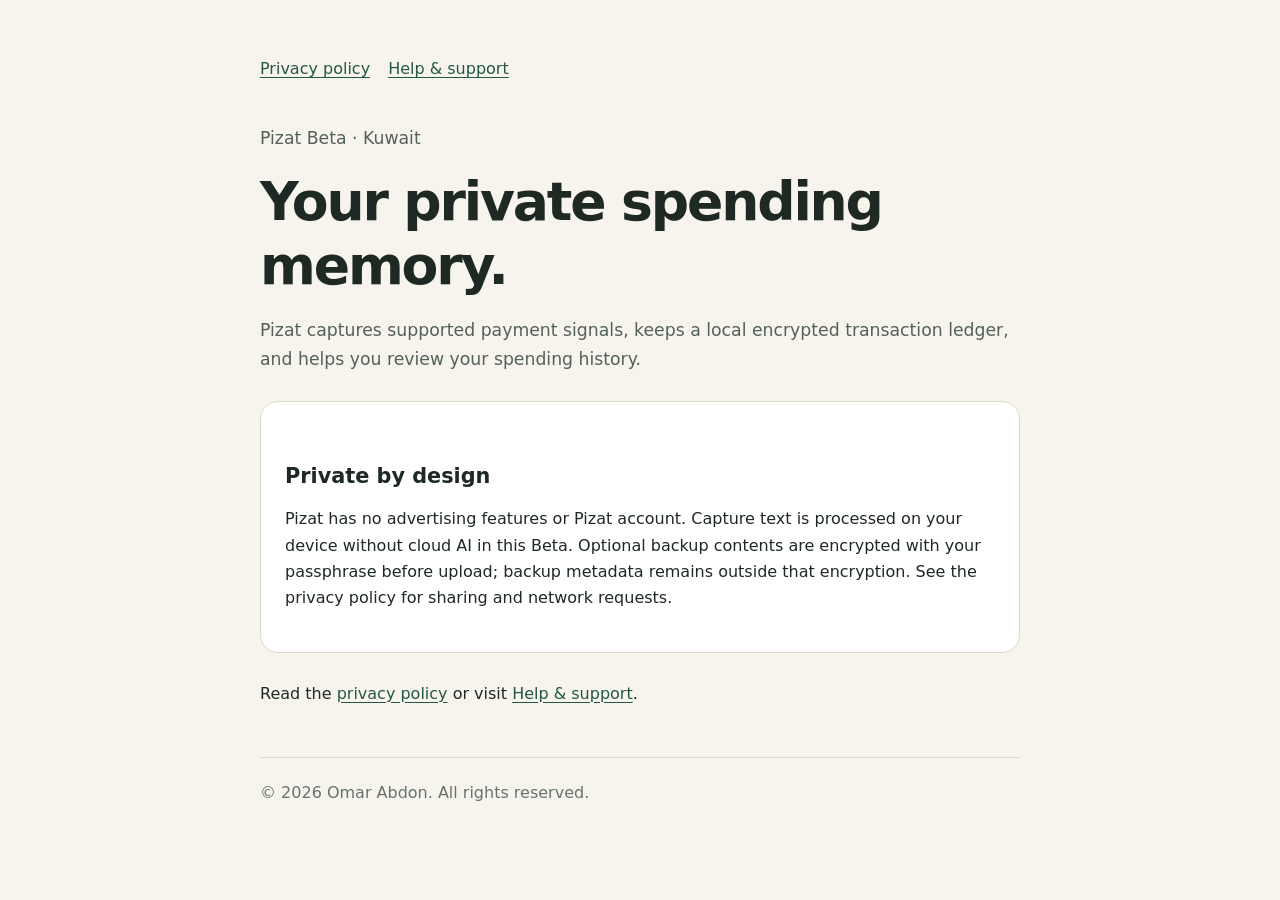
<file: index.html>
<!doctype html>
<html lang="en">
  <head>
    <meta charset="utf-8" />
    <meta name="viewport" content="width=device-width, initial-scale=1" />
    <title>Pizat — Privacy and Support</title>
    <meta
      name="description"
      content="Official privacy and support information for the Pizat Beta."
    />
    <link rel="stylesheet" href="./styles.css" />
  </head>
  <body>
    <main>
      <nav aria-label="Primary">
        <a href="./privacy/">Privacy policy</a>
        <a href="./support/">Help &amp; support</a>
      </nav>
      <p class="lede">Pizat Beta · Kuwait</p>
      <h1>Your private spending memory.</h1>
      <p class="lede">
        Pizat captures supported payment signals, keeps a local encrypted
        transaction ledger, and helps you review your spending history.
      </p>
      <div class="card">
        <h2>Private by design</h2>
        <p>
          Pizat has no advertising features or Pizat account. Capture text is
          processed on your device without cloud AI in this Beta. Optional
          backup contents are encrypted with your passphrase before upload;
          backup metadata remains outside that encryption. See the privacy
          policy for sharing and network requests.
        </p>
      </div>
      <p>
        Read the <a href="./privacy/">privacy policy</a> or visit
        <a href="./support/">Help &amp; support</a>.
      </p>
      <footer>© 2026 Omar Abdon. All rights reserved.</footer>
    </main>
  </body>
</html>
</file>
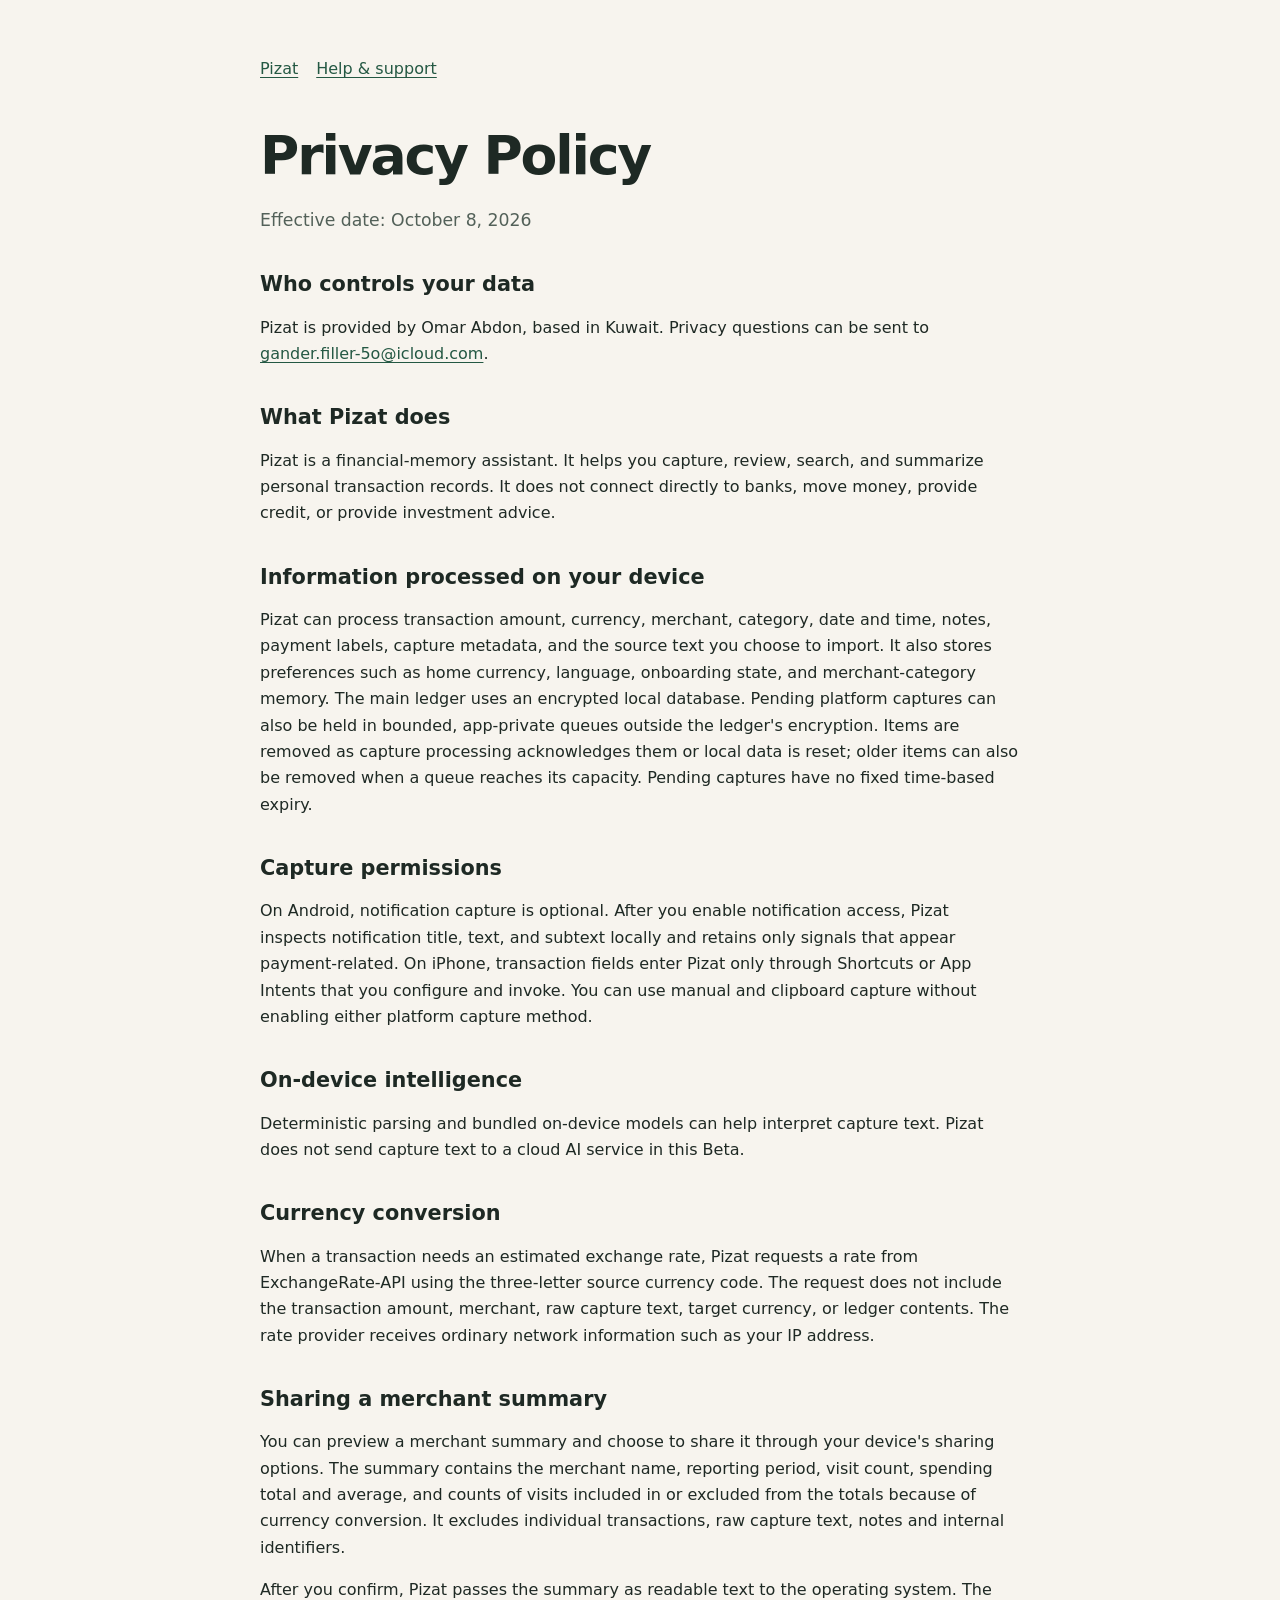
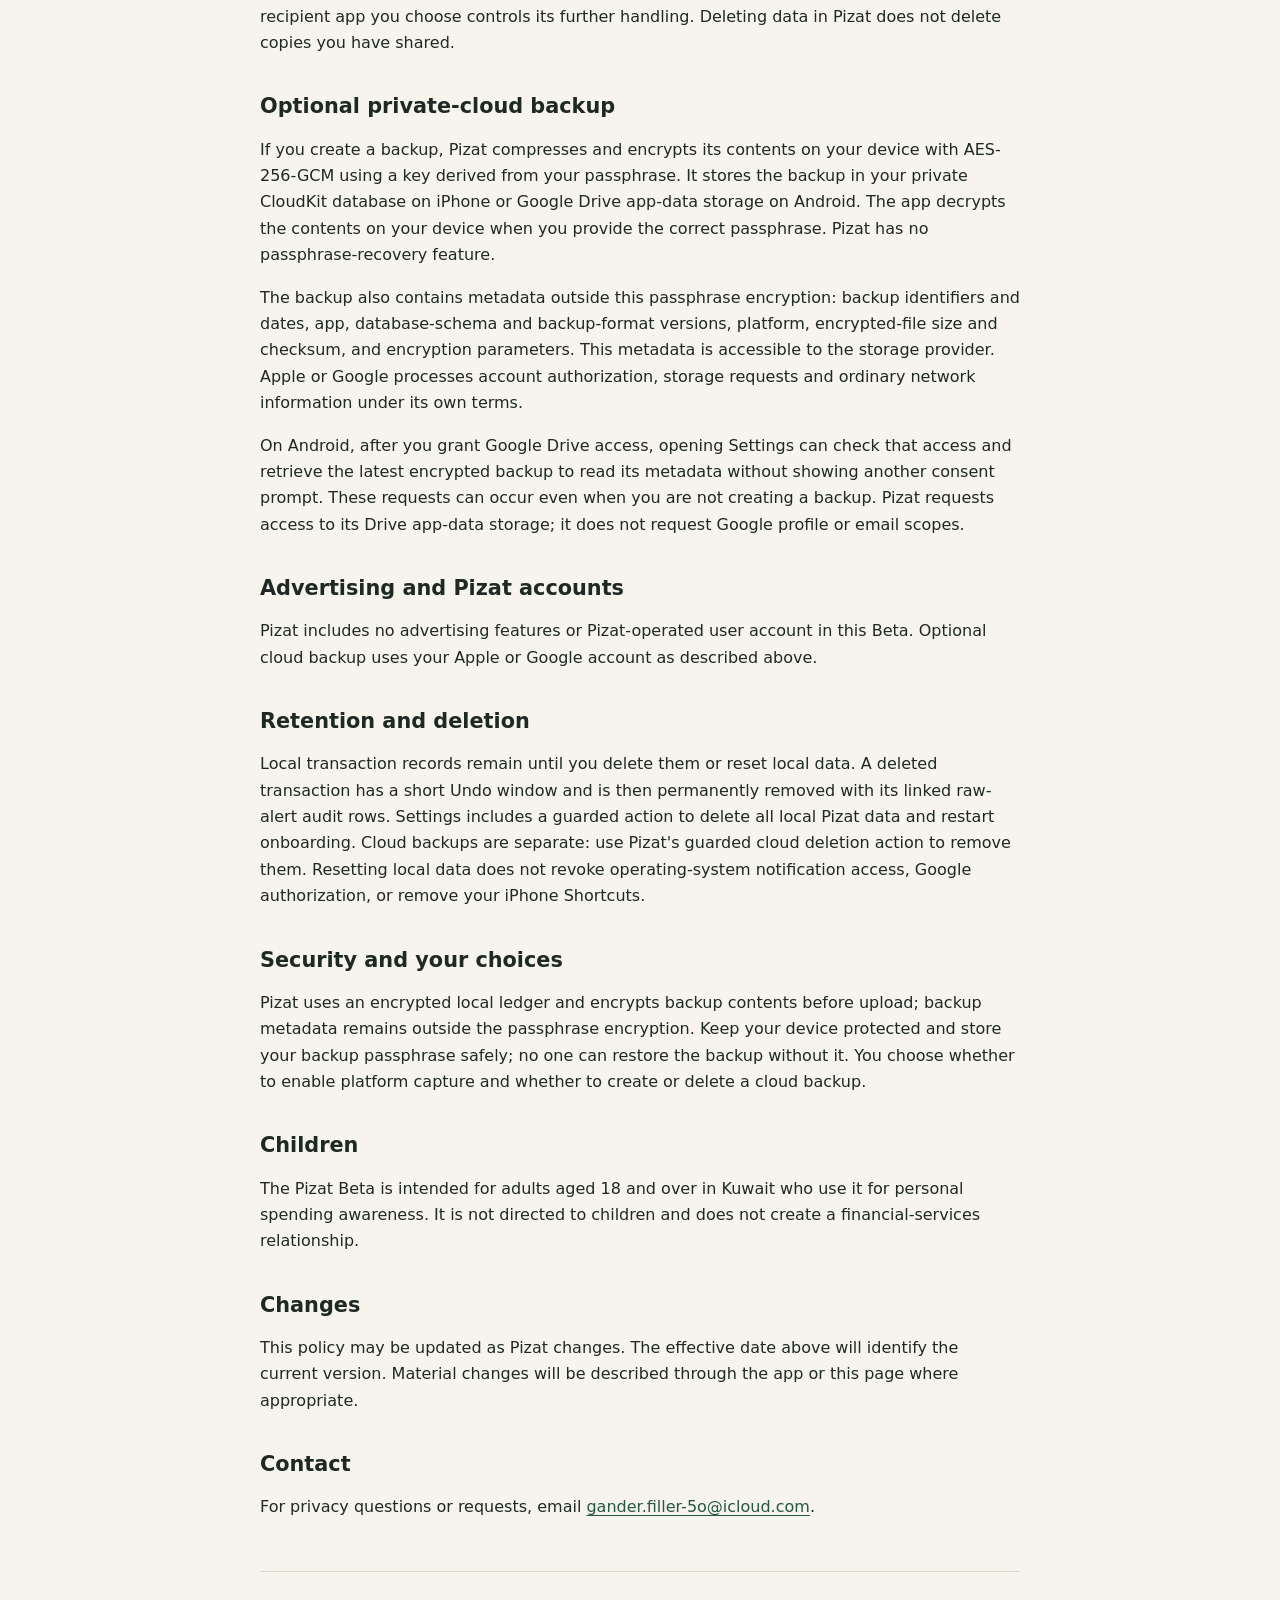
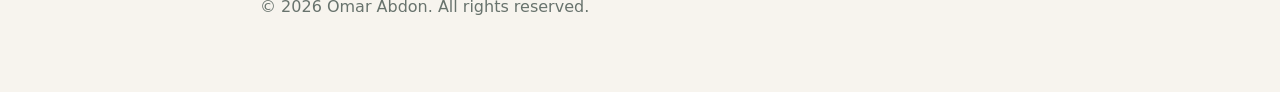
<file: privacy/index.html>
<!doctype html>
<html lang="en">
  <head>
    <meta charset="utf-8" />
    <meta name="viewport" content="width=device-width, initial-scale=1" />
    <title>Privacy Policy — Pizat</title>
    <meta name="description" content="Privacy policy for the Pizat Beta." />
    <link rel="stylesheet" href="../styles.css" />
  </head>
  <body>
    <main>
      <nav aria-label="Primary">
        <a href="../">Pizat</a>
        <a href="../support/">Help &amp; support</a>
      </nav>
      <h1>Privacy Policy</h1>
      <p class="lede">Effective date: October 8, 2026</p>

      <h2>Who controls your data</h2>
      <p>
        Pizat is provided by Omar Abdon, based in Kuwait. Privacy
        questions can be sent to
        <a href="mailto:gander.filler-5o@icloud.com">gander.filler-5o@icloud.com</a>.
      </p>

      <h2>What Pizat does</h2>
      <p>
        Pizat is a financial-memory assistant. It helps you capture, review,
        search, and summarize personal transaction records. It does not connect
        directly to banks, move money, provide credit, or provide investment
        advice.
      </p>

      <h2>Information processed on your device</h2>
      <p>
        Pizat can process transaction amount, currency, merchant, category,
        date and time, notes, payment labels, capture metadata, and the source
        text you choose to import. It also stores preferences such as home
        currency, language, onboarding state, and merchant-category memory.
        The main ledger uses an encrypted local database. Pending platform
        captures can also be held in bounded, app-private queues outside the
        ledger's encryption. Items are removed as capture processing
        acknowledges them or local data is reset; older items can also be
        removed when a queue reaches its capacity. Pending captures have no
        fixed time-based expiry.
      </p>

      <h2>Capture permissions</h2>
      <p>
        On Android, notification capture is optional. After you enable
        notification access, Pizat inspects notification title, text, and
        subtext locally and retains only signals that appear payment-related.
        On iPhone, transaction fields enter Pizat only through Shortcuts or App
        Intents that you configure and invoke. You can use manual and clipboard
        capture without enabling either platform capture method.
      </p>

      <h2>On-device intelligence</h2>
      <p>
        Deterministic parsing and bundled on-device models can help interpret
        capture text. Pizat does not send capture text to a cloud AI service in
        this Beta.
      </p>

      <h2>Currency conversion</h2>
      <p>
        When a transaction needs an estimated exchange rate, Pizat requests a
        rate from ExchangeRate-API using the three-letter source currency code.
        The request does not include the transaction amount, merchant, raw
        capture text, target currency, or ledger contents. The rate provider
        receives ordinary network information such as your IP address.
      </p>

      <h2>Sharing a merchant summary</h2>
      <p>
        You can preview a merchant summary and choose to share it through your
        device's sharing options. The summary contains the merchant name,
        reporting period, visit count, spending total and average, and counts
        of visits included in or excluded from the totals because of currency
        conversion. It excludes individual transactions, raw capture text,
        notes and internal identifiers.
      </p>
      <p>
        After you confirm, Pizat passes the summary as readable text to the
        operating system. The recipient app you choose controls its further
        handling. Deleting data in Pizat does not delete copies you have shared.
      </p>

      <h2>Optional private-cloud backup</h2>
      <p>
        If you create a backup, Pizat compresses and encrypts its contents on
        your device with AES-256-GCM using a key derived from your passphrase.
        It stores the backup in your private CloudKit database on iPhone or
        Google Drive app-data storage on Android. The app decrypts the contents
        on your device when you provide the correct passphrase. Pizat has no
        passphrase-recovery feature.
      </p>
      <p>
        The backup also contains metadata outside this passphrase encryption:
        backup identifiers and dates, app, database-schema and backup-format
        versions, platform, encrypted-file size and checksum, and encryption
        parameters. This metadata is accessible to the storage provider. Apple
        or Google processes account authorization, storage requests and
        ordinary network information under its own terms.
      </p>
      <p>
        On Android, after you grant Google Drive access, opening Settings can
        check that access and retrieve the latest encrypted backup to read its
        metadata without showing another consent prompt. These requests can
        occur even when you are not creating a backup. Pizat requests access to
        its Drive app-data storage; it does not request Google profile or
        email scopes.
      </p>

      <h2>Advertising and Pizat accounts</h2>
      <p>
        Pizat includes no advertising features or Pizat-operated user account
        in this Beta. Optional cloud backup uses your Apple or Google account
        as described above.
      </p>

      <h2>Retention and deletion</h2>
      <p>
        Local transaction records remain until you delete them or reset local
        data. A deleted transaction has a short Undo window and is then
        permanently removed with its linked raw-alert audit rows. Settings
        includes a guarded action to delete all local Pizat data and restart
        onboarding. Cloud backups are separate: use Pizat's guarded cloud
        deletion action to remove them. Resetting local data does not revoke
        operating-system notification access, Google authorization, or remove
        your iPhone Shortcuts.
      </p>

      <h2>Security and your choices</h2>
      <p>
        Pizat uses an encrypted local ledger and encrypts backup contents
        before upload; backup metadata remains outside the passphrase
        encryption. Keep your device protected and store your backup passphrase
        safely; no one can restore the backup without it. You choose whether to
        enable platform capture and whether to create or delete a cloud backup.
      </p>

      <h2>Children</h2>
      <p>
        The Pizat Beta is intended for adults aged 18 and over in Kuwait who
        use it for personal spending awareness. It is not directed to children
        and does not create a financial-services relationship.
      </p>

      <h2>Changes</h2>
      <p>
        This policy may be updated as Pizat changes. The effective date above
        will identify the current version. Material changes will be described
        through the app or this page where appropriate.
      </p>

      <h2>Contact</h2>
      <p>
        For privacy questions or requests, email
        <a href="mailto:gander.filler-5o@icloud.com">gander.filler-5o@icloud.com</a>.
      </p>
      <footer>© 2026 Omar Abdon. All rights reserved.</footer>
    </main>
  </body>
</html>
</file>
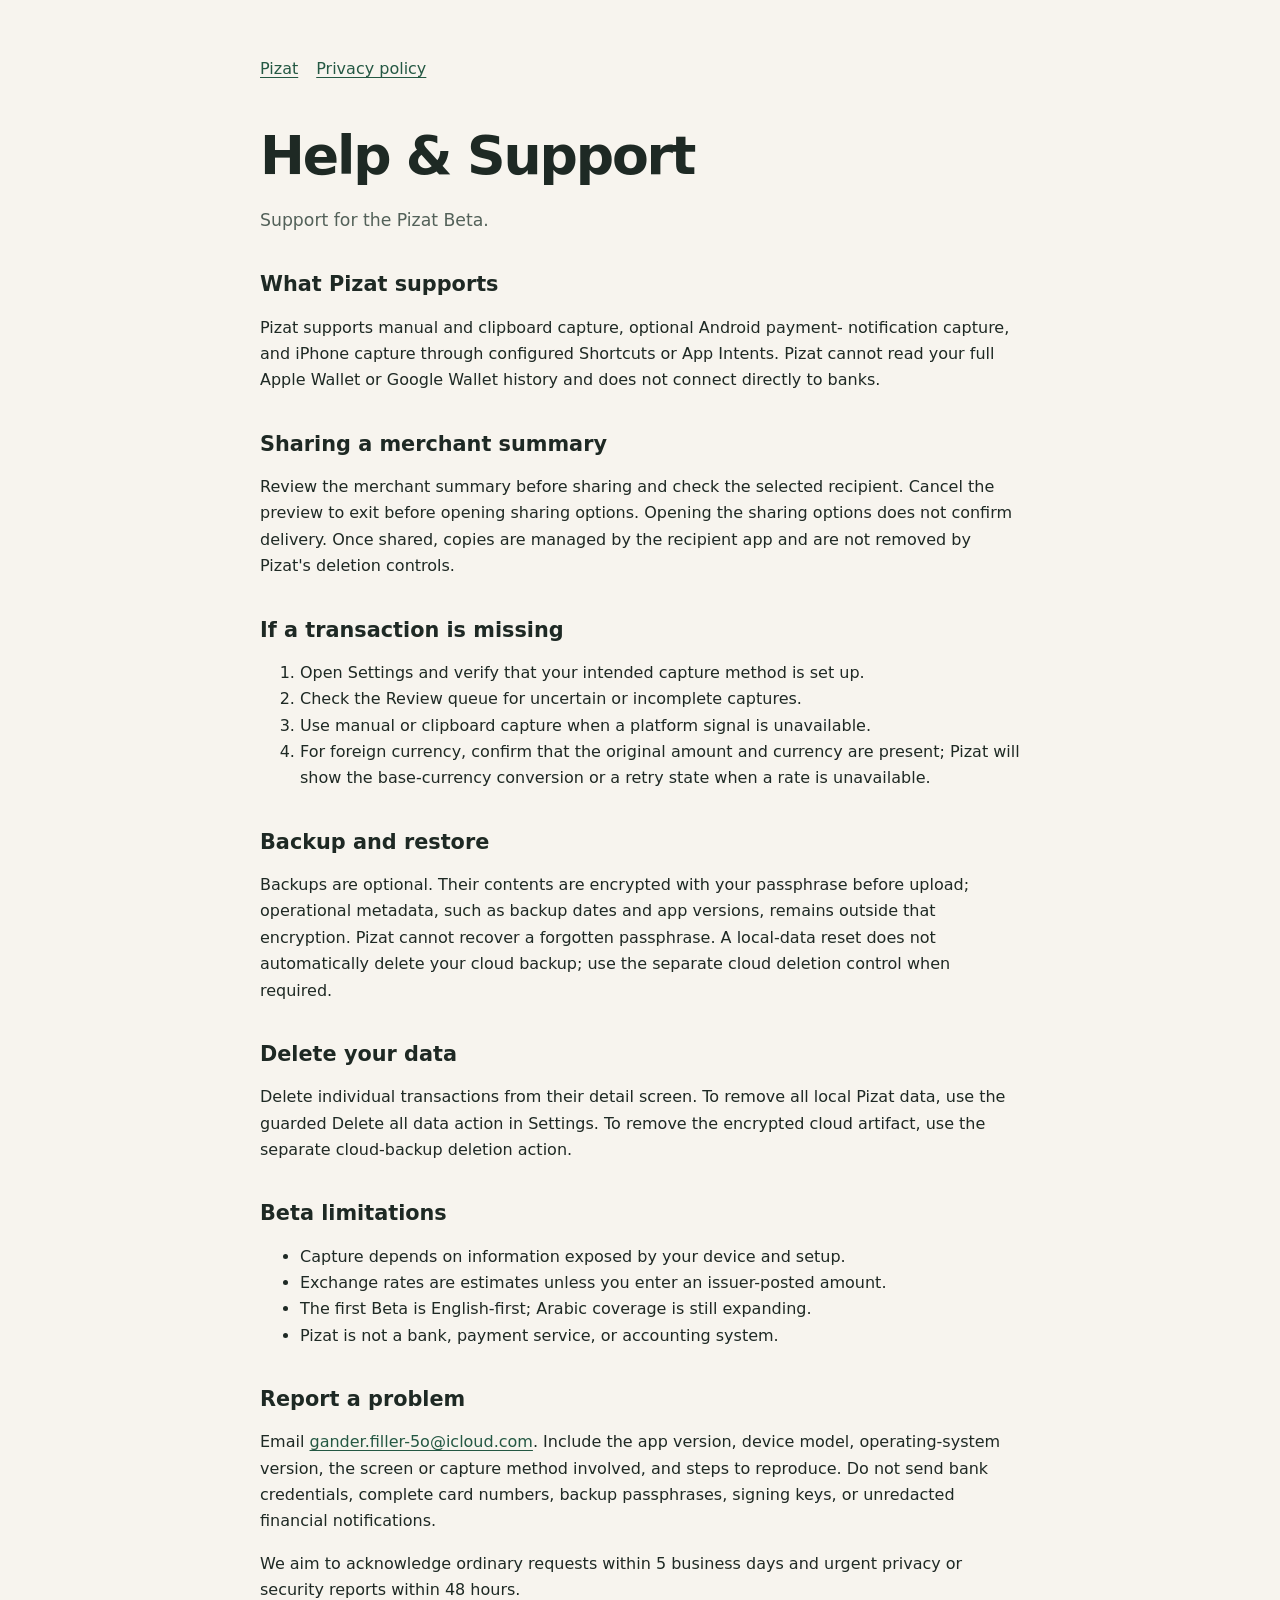
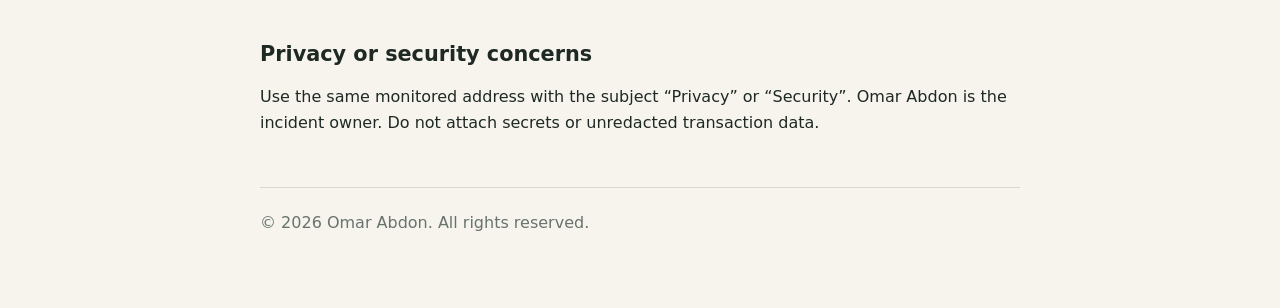
<file: support/index.html>
<!doctype html>
<html lang="en">
  <head>
    <meta charset="utf-8" />
    <meta name="viewport" content="width=device-width, initial-scale=1" />
    <title>Help &amp; Support — Pizat</title>
    <meta name="description" content="Support information for the Pizat Beta." />
    <link rel="stylesheet" href="../styles.css" />
  </head>
  <body>
    <main>
      <nav aria-label="Primary">
        <a href="../">Pizat</a>
        <a href="../privacy/">Privacy policy</a>
      </nav>
      <h1>Help &amp; Support</h1>
      <p class="lede">Support for the Pizat Beta.</p>
      <h2>What Pizat supports</h2>
      <p>
        Pizat supports manual and clipboard capture, optional Android payment-
        notification capture, and iPhone capture through configured Shortcuts
        or App Intents. Pizat cannot read your full Apple Wallet or Google
        Wallet history and does not connect directly to banks.
      </p>

      <h2>Sharing a merchant summary</h2>
      <p>
        Review the merchant summary before sharing and check the selected
        recipient. Cancel the preview to exit before opening sharing options.
        Opening the sharing options does not confirm delivery. Once shared,
        copies are managed by the recipient app and are not removed by
        Pizat's deletion controls.
      </p>

      <h2>If a transaction is missing</h2>
      <ol>
        <li>Open Settings and verify that your intended capture method is set up.</li>
        <li>Check the Review queue for uncertain or incomplete captures.</li>
        <li>Use manual or clipboard capture when a platform signal is unavailable.</li>
        <li>
          For foreign currency, confirm that the original amount and currency
          are present; Pizat will show the base-currency conversion or a retry
          state when a rate is unavailable.
        </li>
      </ol>

      <h2>Backup and restore</h2>
      <p>
        Backups are optional. Their contents are encrypted with your passphrase
        before upload; operational metadata, such as backup dates and app
        versions, remains outside that encryption. Pizat cannot recover a
        forgotten passphrase. A local-data reset does
        not automatically delete your cloud backup; use the separate cloud
        deletion control when required.
      </p>

      <h2>Delete your data</h2>
      <p>
        Delete individual transactions from their detail screen. To remove all
        local Pizat data, use the guarded Delete all data action in Settings.
        To remove the encrypted cloud artifact, use the separate cloud-backup
        deletion action.
      </p>

      <h2>Beta limitations</h2>
      <ul>
        <li>Capture depends on information exposed by your device and setup.</li>
        <li>Exchange rates are estimates unless you enter an issuer-posted amount.</li>
        <li>The first Beta is English-first; Arabic coverage is still expanding.</li>
        <li>Pizat is not a bank, payment service, or accounting system.</li>
      </ul>

      <h2>Report a problem</h2>
      <p>
        Email <a href="mailto:gander.filler-5o@icloud.com">gander.filler-5o@icloud.com</a>. Include the app
        version, device model, operating-system version, the screen or capture
        method involved, and steps to reproduce. Do not send bank credentials,
        complete card numbers, backup passphrases, signing keys, or unredacted
        financial notifications.
      </p>
      <p>
        We aim to acknowledge ordinary requests within 5 business days and
        urgent privacy or security reports within 48 hours.
      </p>

      <h2>Privacy or security concerns</h2>
      <p>
        Use the same monitored address with the subject “Privacy” or “Security”.
        Omar Abdon is the incident owner. Do not attach secrets or unredacted
        transaction data.
      </p>
      <footer>© 2026 Omar Abdon. All rights reserved.</footer>
    </main>
  </body>
</html>
</file>
<file: styles.css>
:root {
  color-scheme: light;
  font-family: Inter, ui-sans-serif, system-ui, -apple-system, BlinkMacSystemFont,
    "Segoe UI", sans-serif;
  background: #f7f4ee;
  color: #1e2924;
}

* {
  box-sizing: border-box;
}

body {
  margin: 0;
  line-height: 1.65;
}

main {
  width: min(760px, calc(100% - 32px));
  margin: 0 auto;
  padding: 56px 0 72px;
}

nav {
  display: flex;
  gap: 18px;
  flex-wrap: wrap;
  margin-bottom: 42px;
}

a {
  color: #245843;
  text-underline-offset: 3px;
}

h1,
h2 {
  line-height: 1.2;
}

h1 {
  font-size: clamp(2rem, 8vw, 3.35rem);
  letter-spacing: -0.04em;
  margin: 0 0 16px;
}

h2 {
  font-size: 1.3rem;
  margin-top: 38px;
}

.lede {
  color: #536159;
  font-size: 1.08rem;
}

.card {
  background: #fff;
  border: 1px solid #ded8cc;
  border-radius: 18px;
  padding: 24px;
  margin: 28px 0;
}

.notice {
  background: #fff4cf;
  border: 1px solid #e0c76f;
  border-radius: 12px;
  padding: 14px 16px;
}

footer {
  color: #68736d;
  border-top: 1px solid #ded8cc;
  margin-top: 50px;
  padding-top: 22px;
}

code {
  overflow-wrap: anywhere;
}
</file>
